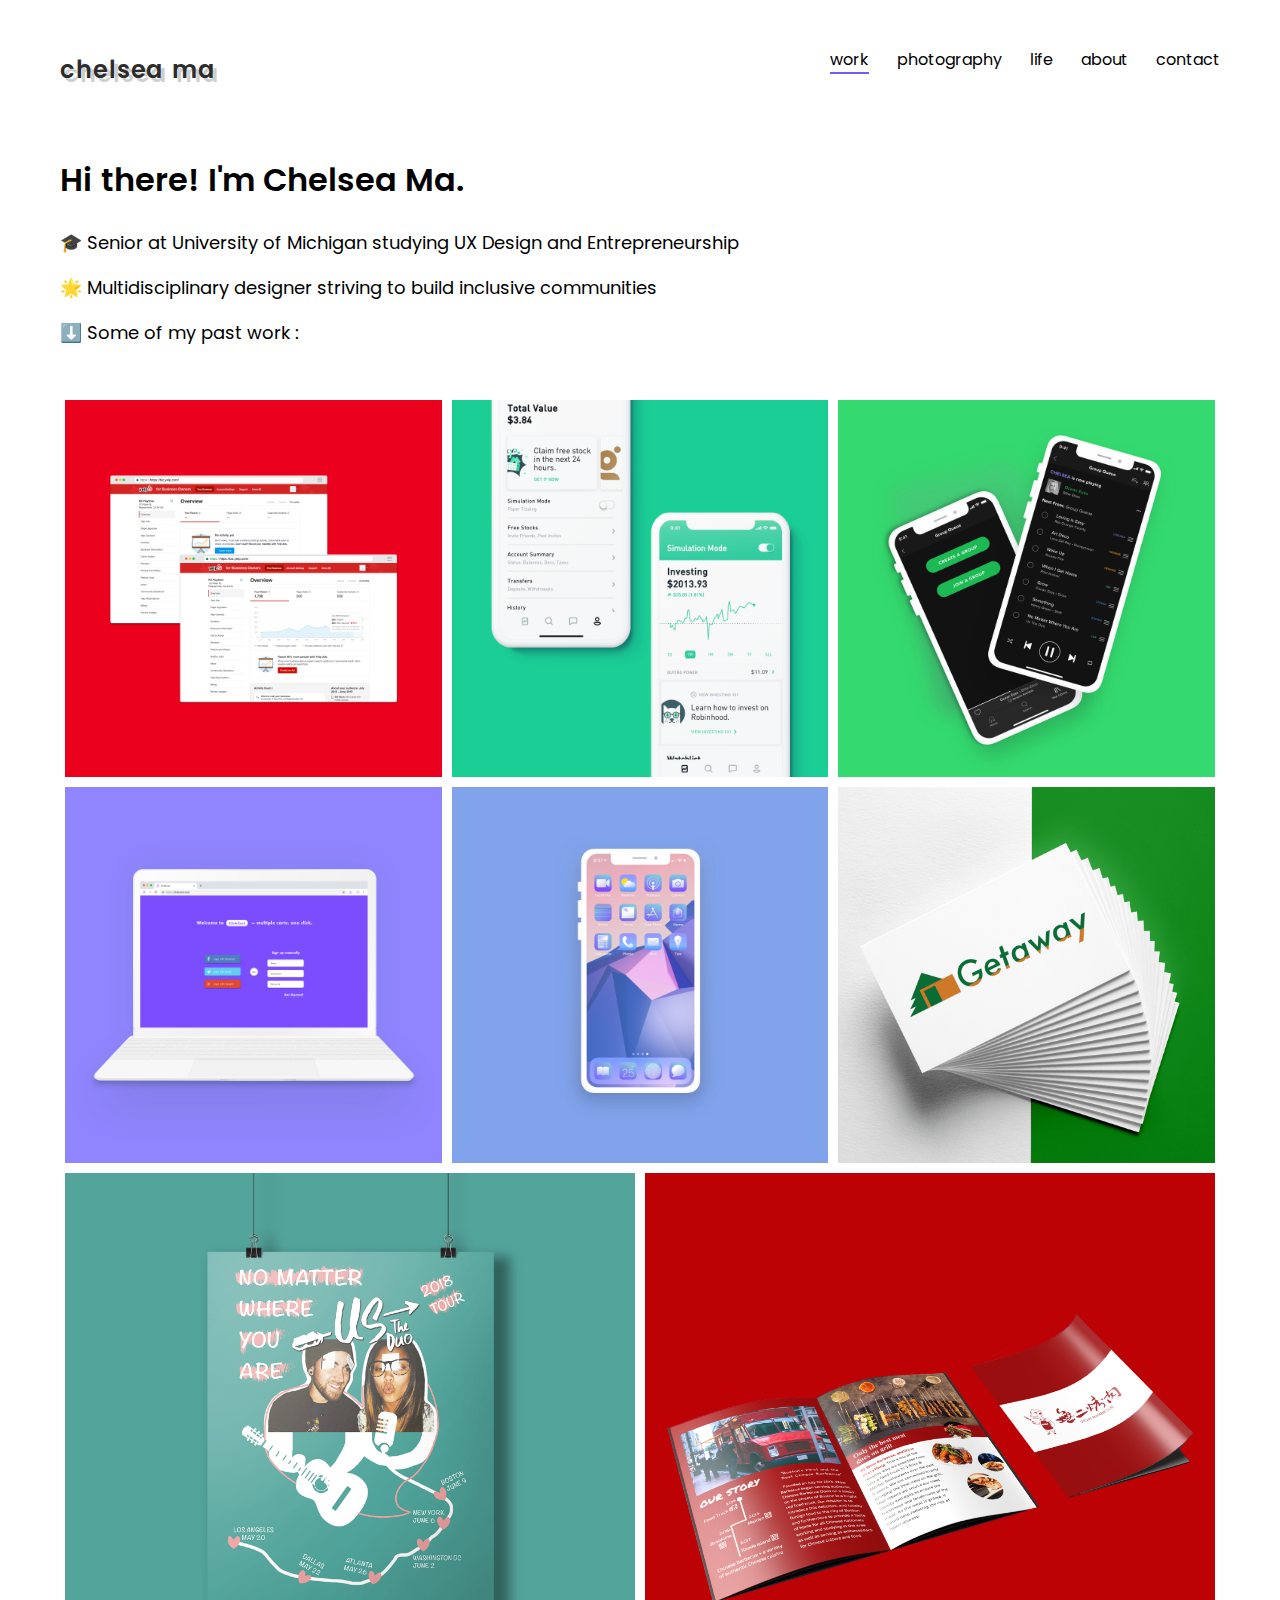
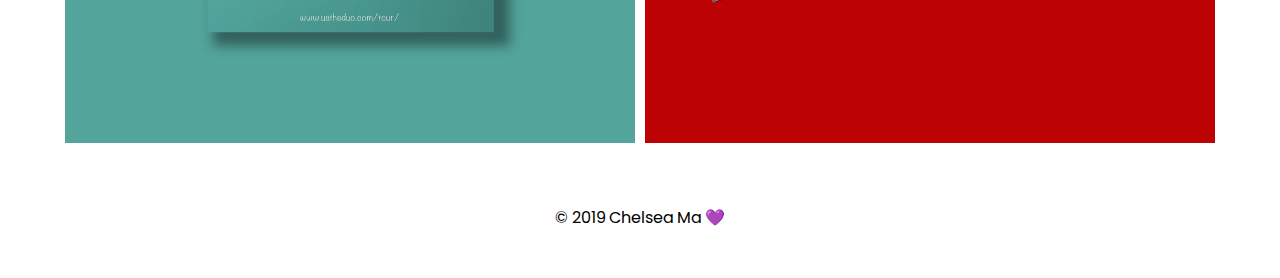
<file: index.html>
<!DOCTYPE html>
<html lang="en">

<head>
	<meta charset="utf-8">
	<meta name="viewport" content="width=device-width, initial-scale=1">
	<title>Chelsea Ma</title>
	<link rel="stylesheet" type="text/css" href="css/html5reset.css">
	<link rel="stylesheet" href="css/style.css">

	<!-- Global site tag (gtag.js) - Google Analytics -->
	<script async src="https://www.googletagmanager.com/gtag/js?id=UA-134165354-1"></script>
	<script>
	  window.dataLayer = window.dataLayer || [];
	  function gtag(){dataLayer.push(arguments);}
	  gtag('js', new Date());

	  gtag('config', 'UA-134165354-1');
	</script>
</head>

<body>
	<a class="skip" href="#main">Jump to Content</a>
	<header class="header">
		<div class="container">
			<a href="index.html" class="logo">chelsea ma</a>
			<ul class="nav">
				<li><a href="index.html" class="active">work</a></li>
				<li><a href="photography.html">photography</a></li>
				<li><a href="life.html">life</a></li>
				<li><a href="about.html">about</a></li>
				<li><a href="contact.html">contact</a></li>
			</ul>
		</div>
	</header>

	<div id="main" class="main-content">

		<div class="container">
				<h1 id="main" class="main-content">Hi there! I'm Chelsea Ma.</h1>
				<h2>🎓 Senior at University of Michigan studying
					  UX Design and Entrepreneurship</h2>
				<h2>🌟 Multidisciplinary designer striving to build inclusive communities</h2>
				<h2>⬇️ Some of my past work : </h2>
				<br>


				<div "main" class="gallery">
					<div class = "pic"><img src="images/work/project1.png" alt="project 1 thumnail"></div>
					<div class = "pic"><img src="images/work/project2.png" alt="project 2 thumnail"></div>
					<div class = "pic"><img src="images/work/project3.png" alt="project 3 thumnail"></div>
					<div class = "pic"><img src="images/work/project4.png" alt="project 4 thumnail"></div>
					<div class = "pic"><img src="images/work/project5.png" alt="project 5 thumnail"></div>
					<div class = "pic"><img src="images/work/project6.png" alt="project 6 thumnail"></div>
					<div class = "pic"><img src="images/work/project7.png" alt="project 7 thumnail"></div>
					<div class = "pic"><img src="images/work/project8.png" alt="project 8 thumnail"></div>
				</div>
		</div>
	</div>


	<footer class="footer">
		<div class="container">
			<div class="copy">
        <p>&copy; 2019 Chelsea Ma 💜</p>
			</div>
		</div>
	</footer>


</body>
</html>
</file>
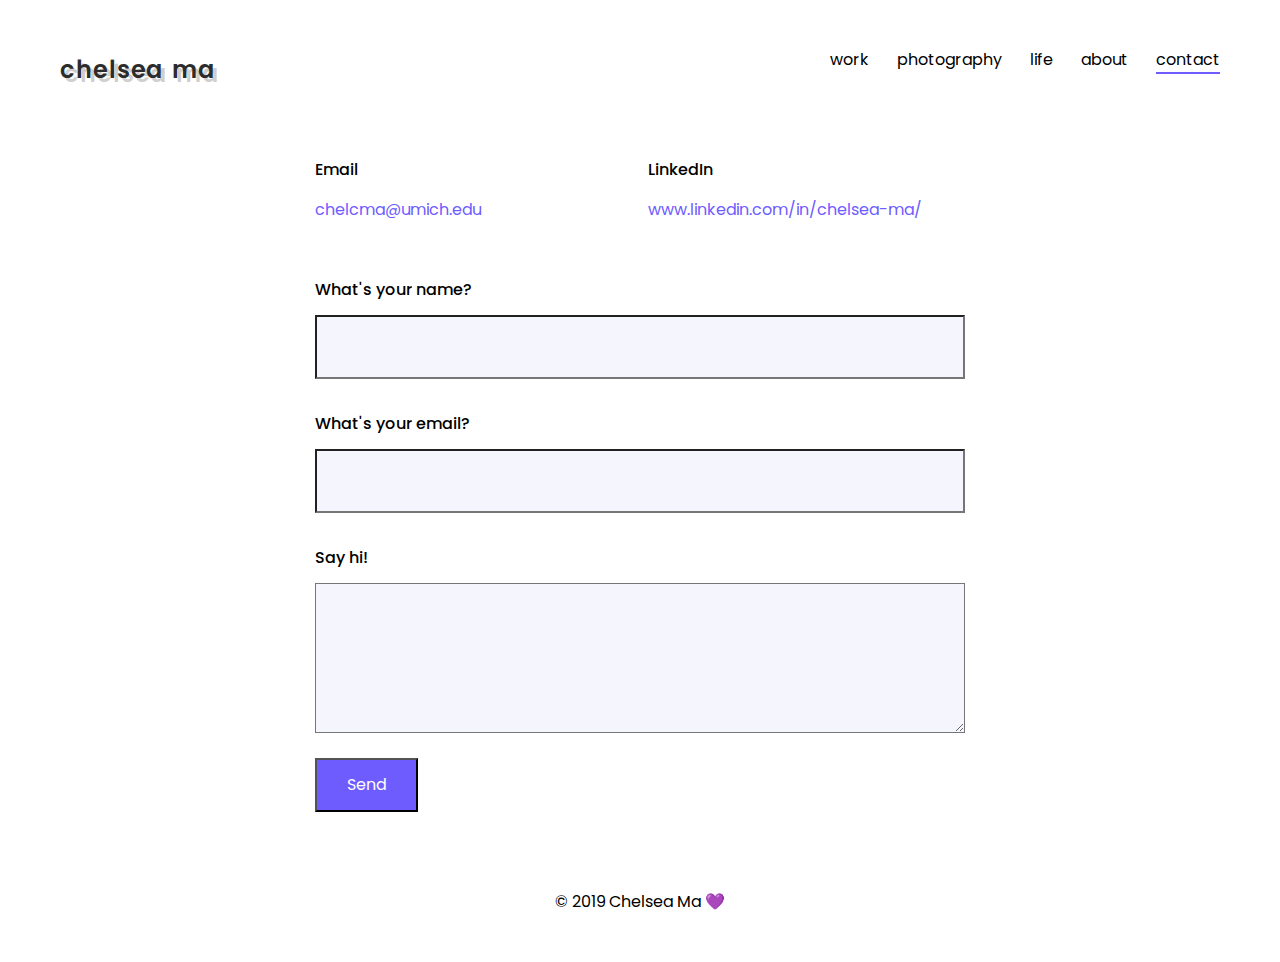
<file: contact.html>
<!DOCTYPE html>
<html lang="en">

<head>
	<meta charset="utf-8">
	<meta name="viewport" content="width=device-width, initial-scale=1">
	<title>Chelsea Ma</title>
	<link rel="stylesheet" type="text/css" href="css/html5reset.css">
	<link rel="stylesheet" href="css/style.css">

	<!-- Global site tag (gtag.js) - Google Analytics -->
	<script async src="https://www.googletagmanager.com/gtag/js?id=UA-134165354-1"></script>
	<script>
		window.dataLayer = window.dataLayer || [];
		function gtag(){dataLayer.push(arguments);}
		gtag('js', new Date());

		gtag('config', 'UA-134165354-1');
	</script>
</head>

<body>
	<a class="skip" href="#main">Jump to Content</a>
	<header class="header">
		<div class="container">
			<a href="index.html" class="logo">chelsea ma</a>
			<ul class="nav">
				<li><a href="index.html">work</a></li>
				<li><a href="photography.html">photography</a></li>
				<li><a href="life.html">life</a></li>
				<li><a href="about.html">about</a></li>
				<li><a href="contact.html" class="active">contact</a></li>
			</ul>
		</div>
	</header>


	<!-- content -->
	<div id="main" class="main-content">

		<div class="contact">
			<div class="container">
				<div class="contact-info">
					<div class="row">
						<div class="column-left">
							<h3>Email</h3>
							<p><a href="mailto:chelcma@umich.edu" class="link">chelcma@umich.edu</a></p>
						</div>
						<div class="column-right">
							<h3>LinkedIn</h3>
							<p><a href="https://www.linkedin.com/in/chelsea-ma/" class="link">www.linkedin.com/in/chelsea-ma/</a></p>
						</div>
					</div>
					<br>


					<div class="contact-form">
						<form action="https://formspree.io/xvoogozq" method="POST">
							<div class="form-group">
								<label for="name">What's your name?</label>
								<input type="text" name="name" id="name">
							</div>
							<div class="form-group">
								<label for="email">What's your email?</label>
								<input type="text" name="email" id="email">
							</div>
							<div class="form-group">
								<label for="message">Say hi!</label>
								<textarea name="message" id="message"></textarea>
							</div>
							<div class="form-group">
								<input type="submit" value="Send">
							</div>
						</form>
				  </div>


				</div>
			</div>
		</div>
 </div>


	<footer class="footer">
		<div class="container">
			<div class="copy">
        <p>&copy; 2019 Chelsea Ma 💜</p>
			</div>
		</div>
	</footer>

</body>
</html>
</file>
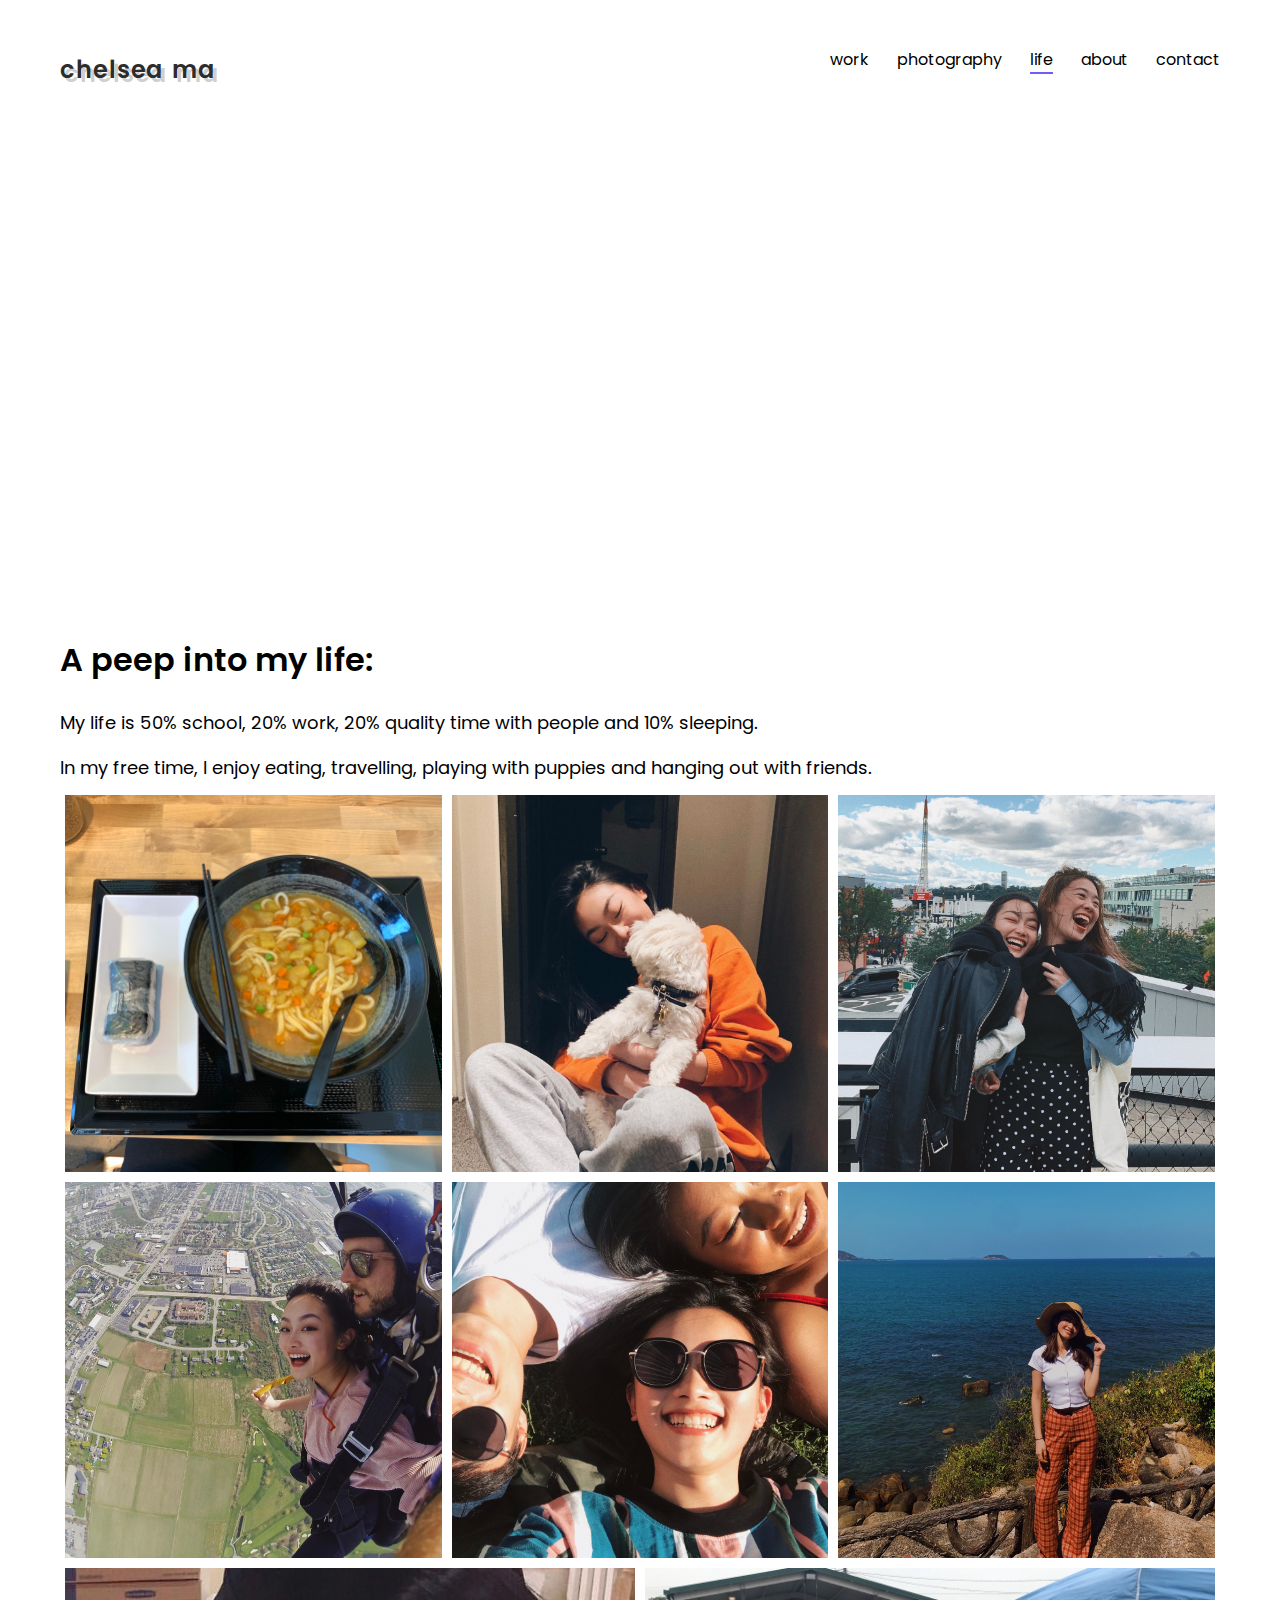
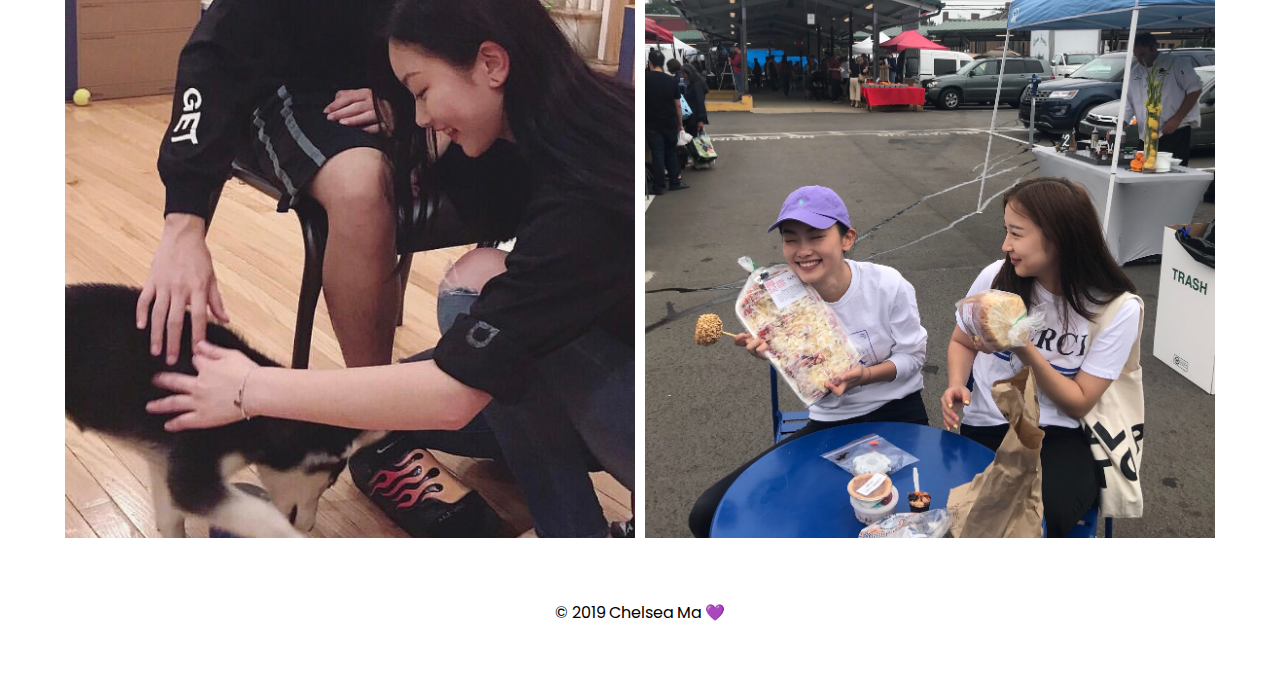
<file: life.html>
<!DOCTYPE html>
<html lang="en">

<head>
	<meta charset="utf-8">
	<meta name="viewport" content="width=device-width, initial-scale=1">
	<title>Chelsea Ma</title>
	<link rel="stylesheet" type="text/css" href="css/html5reset.css">
	<link rel="stylesheet" href="css/style.css">

	<!-- Global site tag (gtag.js) - Google Analytics -->
	<script async src="https://www.googletagmanager.com/gtag/js?id=UA-134165354-1"></script>
	<script>
		window.dataLayer = window.dataLayer || [];
		function gtag(){dataLayer.push(arguments);}
		gtag('js', new Date());

		gtag('config', 'UA-134165354-1');
	</script>
</head>

<body>
	<a class="skip" href="#main">Jump to Content</a>
	<header class="header">
		<div class="container">
			<a href="index.html" class="logo">chelsea ma</a>
			<ul class="nav">
				<li><a href="index.html">work</a></li>
				<li><a href="photography.html">photography</a></li>
				<li><a href="life.html" class="active">life</a></li>
				<li><a href="about.html">about</a></li>
				<li><a href="contact.html">contact</a></li>
			</ul>
		</div>
	</header>


  <div class="container">
    <div class="parallax">
			<br>
    </div>
		<br>

		<div id="main" class="main-content">
    <div class="life">
      <div class="life-intro">
        <h1 id="main" class="main-content">A peep into my life: </h1>
        <h2>My life is 50% school, 20% work, 20% quality time with people and 10% sleeping. </h2>
        <h2>In my free time, I enjoy eating, travelling, playing with puppies and hanging out with friends. </h2>
      </div>

      <div class="gallery">
        <div class = "pic"><img src="images/life/life1.JPG" alt="curry udon"></div>
        <div class = "pic"><img src="images/life/life6.JPG" alt="me with a puppy"></div>
        <div class = "pic"><img src="images/life/life3.JPG" alt="quality time with a friend"></div>
        <div class = "pic"><img src="images/life/life4.JPG" alt="skydiving in boston"></div>
        <div class = "pic"><img src="images/life/life5.JPG" alt="laying on the grass with friends"></div>
        <div class = "pic"><img src="images/life/life2.JPG" alt="me in vietnam"></div>
        <div class = "pic"><img src="images/life/life7.JPG" alt="me playing with a husky"></div>
        <div class = "pic"><img src="images/life/life8.JPG" alt="ann arbor farmer's market"></div>
      </div>

	  </div>
	</div>
</div>


  <footer class="footer">
    <div class="container">
      <div class="copy">
        <p>&copy; 2019 Chelsea Ma 💜</p>
      </div>
    </div>
  </footer>


</body>
</html>
</file>
<file: css/style.css>
@import url('https://fonts.googleapis.com/css?family=Poppins:300,400,500,600,700,800,900&display=swap');

/* Basics */
body {
  font-family: 'Poppins', sans-serif;
  font-weight: normal;
  font-size: 16px;
  color: #000000;
  line-height: 2.5;
  background: #ffffff;
  padding-left: 20px;
  padding-right: 20px;
}

img {
  vertical-align: middle;
}


h1 { font-size: 32px; font-weight: 600; line-height: 2.5;}
h2 { font-size: 18px; font-weight: normal; line-height: 2.5;}
h3 { font-size: 16px; font-weight: 500; line-height: 2.5;}

.work{
  line-height: normal;
}

.work h1 {
  margin-top: 80px;
  font-weight:600;
}

.life-intro h1{
  font-weight:600;
}

a {
  text-decoration: none;
  color: inherit;
}

a.link {
  color: #6E5CFF;
  border-bottom: 2px solid transparent;

  -webkit-transition: all 0.3s ease;
      transition: all 0.3s ease;
}

a.link:hover {
  border-bottom: 2px solid #6E5CFF;
}

/* Nav Menu */
.nav {
  float: right;
  margin-top: 0px;
}

.logo {
  font-size: 24px;
  font-weight: 600;
  color: #2c2c2c;
  letter-spacing: .05em;
  text-shadow:
   4px 4px 0px rgba(0, 0, 0, 0.2);
}

.nav li {
  display: inline-block;
  position: relative;
  margin-right: 24px;
}

.nav li:last-child { margin-right: 0px; }

.nav li a {
  font-family: 'Poppins', sans-serif;
  font-size: 16px;
  position: relative;
}

.nav li a::before {
  content: '';
  width: 0;
  height: 2px;
  position: absolute;
  bottom: -3px;
  left: 0;
  background: #6E5CFF;

  -webkit-transition: all 0.3s ease;
      transition: all 0.3s ease;
}

.nav li a.active::before,
.nav li a:hover::before { width: 100%; }

.nav li .sub-menu {
  display: none;
  position: absolute;
  top: 100%;
  right: 0;
  text-align: right;
  white-space: nowrap;
}

.nav li .sub-menu.visible { display: block; }

.nav li .sub-menu li {
  display: block;
  margin: 0;
  line-height: normal;
}

.nav li .sub-menu li a {
  font-size: 12px;
  color: #000000;
}

.nav li .sub-menu li a.active,
.nav li .sub-menu li a:hover { color: #ffffff; }

.nav li .sub-menu li a::before { display: none; }

/* Gallery */

.container {
  max-width: 1440px;
  position: relative;
  margin: 40px;
  margin-bottom: 0px;
}

.gallery {
  max-width: 1440px;
  margin: auto;
  display: flex;
  flex-flow: row wrap;
  justify-content: center;
}

.gallery div {
  flex: auto;
  width: 300px;
  margin: 5px;
}

.gallery div img {
  width: 100%;
  height: auto;
}


/* columns */

* {
  box-sizing: border-box;
}

.clearfix:after {
  content: "";
  display: table;
  clear: both;
}

.column-left {
  float: left;
  width: 45%;
}

.column-right {
  float: left;
  width: 55%;
  padding-left: 40px;
  padding-right: 40px;
}

.row:after {
  content: "";
  display: table;
  clear: both;
}

/* about */
.about{
  margin-top: 100px;
  margin-bottom: 20px;
}

.about img {
  max-width: 100%;
  margin-top: 20px;
}



/* contact*/

  .contact-info {
    max-width: 650px;
    margin: 50px auto 0;
  }

  .contact-form {
    max-width: 650px;
    /* margin: 100px auto 0; */
    margin-bottom: 30px;
  }

  .contact-form .form-group { margin-bottom: 25px; }
  .contact-form .form-group:last-child { margin-bottom: 0; }

	input[type="text"],
	textarea {
		display: block;
		width: 100%;
		line-height: 50px;
		font-family: inherit;
		font-size: 16px;
		padding: 5px 15px;
    background: #f5f5fe;
	}

	textarea {
		max-width: 100%;
		min-height: 150px;
		line-height: inherit;
		padding: 15px;
	}

	label {
		display: block;
		position: relative;
		cursor: pointer;
		font-size: 16px;
		font-weight: 500;
		margin-bottom: 5px;
	}

  /* button */
  	input[type="submit"],
  	.btn {
  		display: inline-block;
  		position: relative;
  		font-family: inherit;
  		font-size: 16px;
  		padding: 5px 30px;
  		line-height: 40px;
  		color: #ffffff;
  		background: #6E5CFF;
  		cursor: pointer;
  	}


/* Footer */
.footer {
    display: flex;
    margin-top: 10px;
    margin-bottom: 40px;
    right: 0;
    bottom: 0;
    left: 0;
    width: 100%;
    justify-content: center;
    background-color: #ffffff;
}

/* Jump to Content */
.skip{
    left:-999px;
    position:absolute;
    top:auto;
    width:1px;
    height:1px;
    overflow:hidden;
    z-index:-999;
}

a.skip:focus{
  left: 0;
  top: 0;
  width: auto;
  height: auto;
  overflow: visible;
  -webkit-transition: top 1s ease-out;
  transition: top 1s ease-out;
 }

/* Parallax Image */
.parallax {
  padding-top: 200px;
  padding-bottom: 200px;
  overflow: hidden;
  position: relative;
  width: 100%;
  background-image: url("https://i.postimg.cc/JtwFWNMw/F8-B706-A9-29-A6-4117-B165-B71195-E3-C07-E.jpg");
  background-attachment: fixed;
  background-size: cover;
  -moz-background-size: cover;
  -webkit-background-size: cover;
  background-repeat: no-repeat;
  background-position: top center;
}


/* Flip Card */
.flip-card {
  background-color: transparent;
  width: 500px;
  height: 500px;
  perspective: 1000px;
}

.flip-card-inner {
  position: relative;
  width: 100%;
  height: 100%;
  height: 100%;
  text-align: center;
  transition: transform 0.8s;
  transform-style: preserve-3d;
  box-shadow: 0 4px 8px 0 rgba(0, 0, 0, 0.2);
}

.flip-card:focus {
    outline: 0;
}

.flip-card:hover .flip-card-inner,
.flip-card:focus .flip-card-inner{
  transform: rotateY(180deg);
}

.flip-card-front,
.flip-card-back {
  position: absolute;
  width: 100%;
  height: 100%;
  backface-visibility: hidden;
}

.flip-card-front {
  background: #fff;
  z-index: 2;
  display: flex;
  justify-content: center;
  align-items: center;
}

.flip-card-back {
  background: #fff;
  transform: rotateY(180deg);
  z-index: 1;
  display: flex;
  justify-content: center;
  align-items: center;
}


/* Responsiveness */

  @media screen and (prefers-reduced-motion: reduce){
    html{
        scroll-behavior: auto;
    }

    .skip a{
      background: white;
      left: 0;
      padding: 6px;
      position: absolute;
      top: -40px;
      -webkit-transition: none;
      transition: none;
      z-index: 1;
    }

    .skip a:focus{
      top:0;
    }
  }

	@media (min-width: 1024px) {
    .profile-pic {
      display: none;
    }
  }

  @media (max-width: 1200px) {
    .profile-pic {
      display: inline-block;
    }

    .flip-card {
      display: none;
  }


	@media (max-width: 1024px) {

    .container {margin-top: 40; }

    h1 { font-size: 22px; line-height: 2;}
    h2 { font-size: 15px; line-height: 2;}
    h3 { font-size: 12px; }
    p { font-size: 15px;}

    .body {
      padding-left: 10px;
      padding-right: 10px;
    }

    .main-content { padding-top: 100px; }

    .gallery {
      width: 100%;
      flex-direction: row;
    }

		.column-left {
			width: 100% !important;
			padding: 0 !important;
			margin-bottom: 40px;
		}

    .column-right {
			width: 100% !important;
			padding: 0 !important;
			margin-bottom: 40px;
		}

		.column-left:last-child { margin-bottom: 0; }
    .column-right:last-child { margin-bottom: 0; }

    .header {
      position: relative;
      line-height: 30px;
      padding-top: 40px;
    }

    .nav{
      margin-top: 0;
    }
		.nav li {
			display: block;
			margin: 0;
			text-align: right;
		}

    .nav li a {
      font-size: 14px;
    }

    .nav li.sub-menu {
      position: relative;
      margin-bottom: 15px;
    }

    label {
      font-size: 14px;
    }

    .parallax {
      display: none;
    }

	}

	@media (max-width: 500px) {
		.container {padding: 0px;}

    .profile-pic {
      display: none;
    }

    .body {
      padding-left: 5px;
      padding-right: 5px;
    }

    .gallery {
      width: 100%;
    }

    .parallax {
      display: none;
    }
	}
</file>
